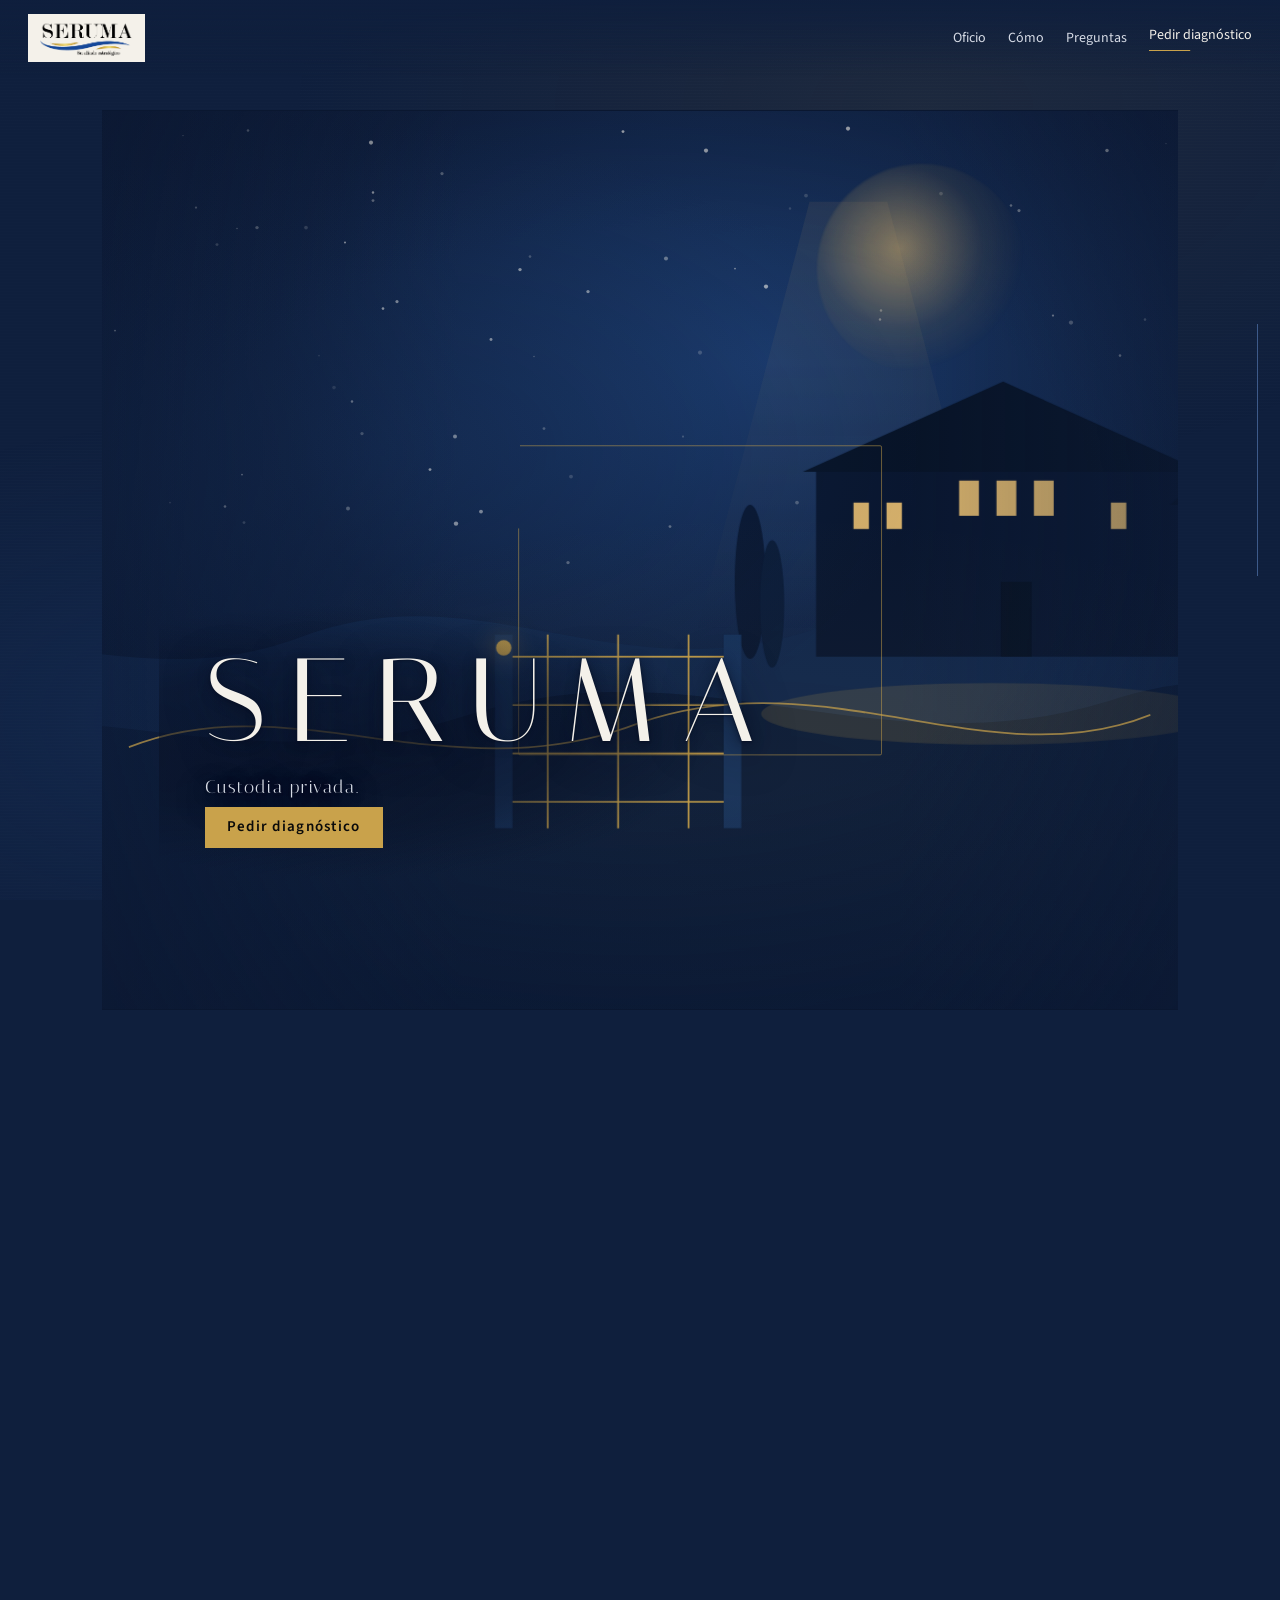
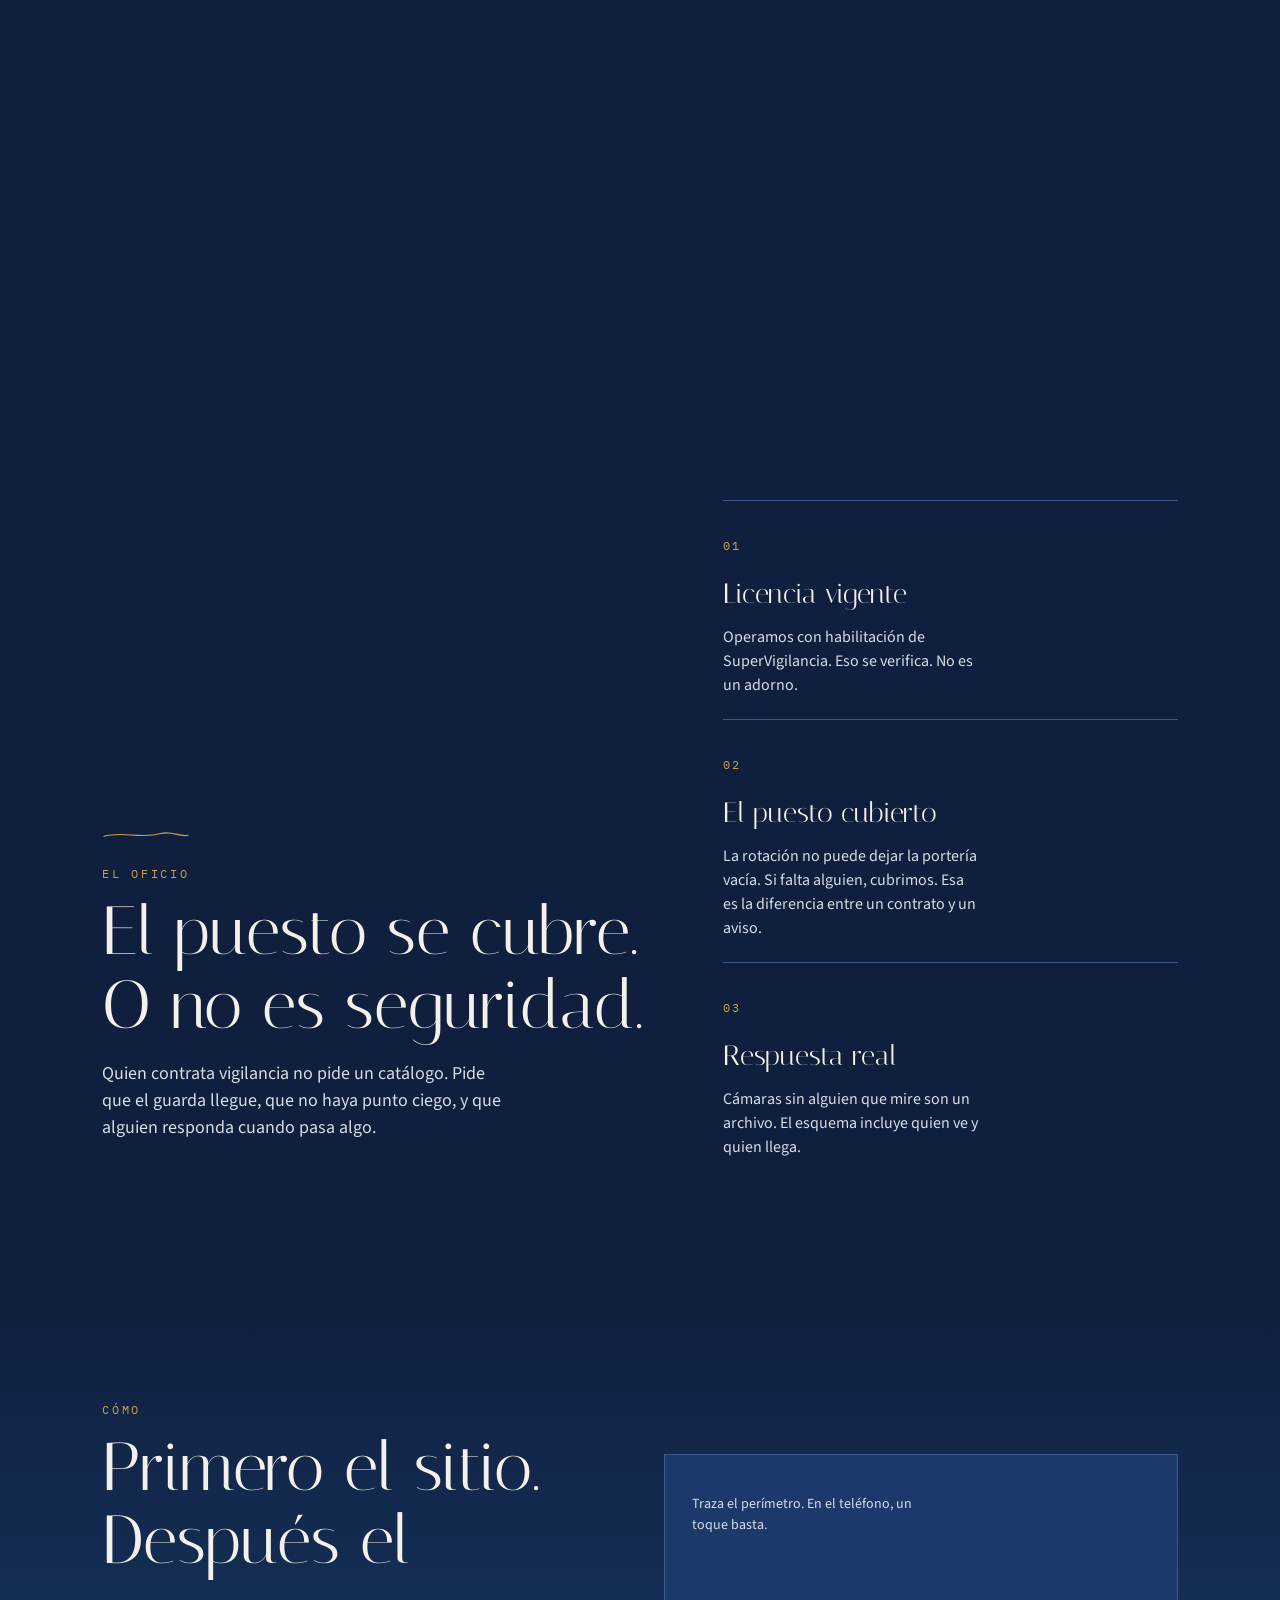
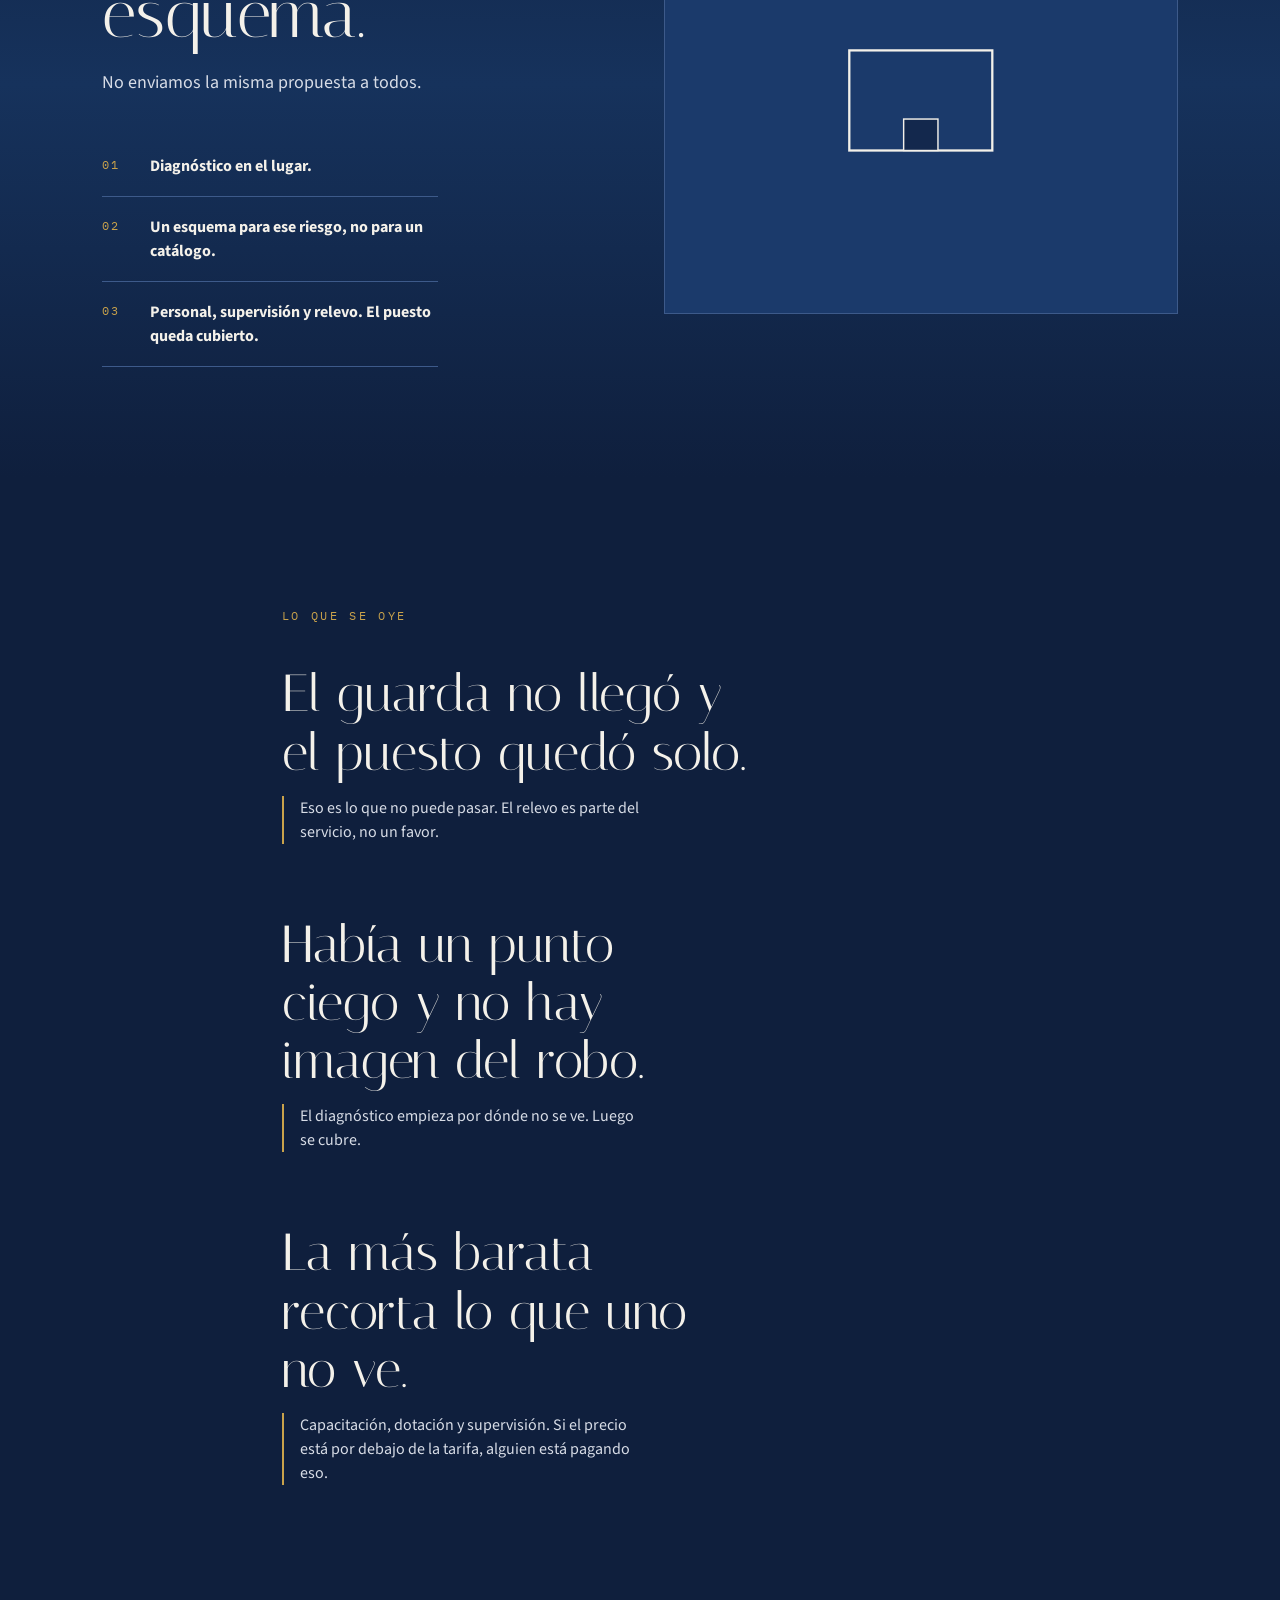
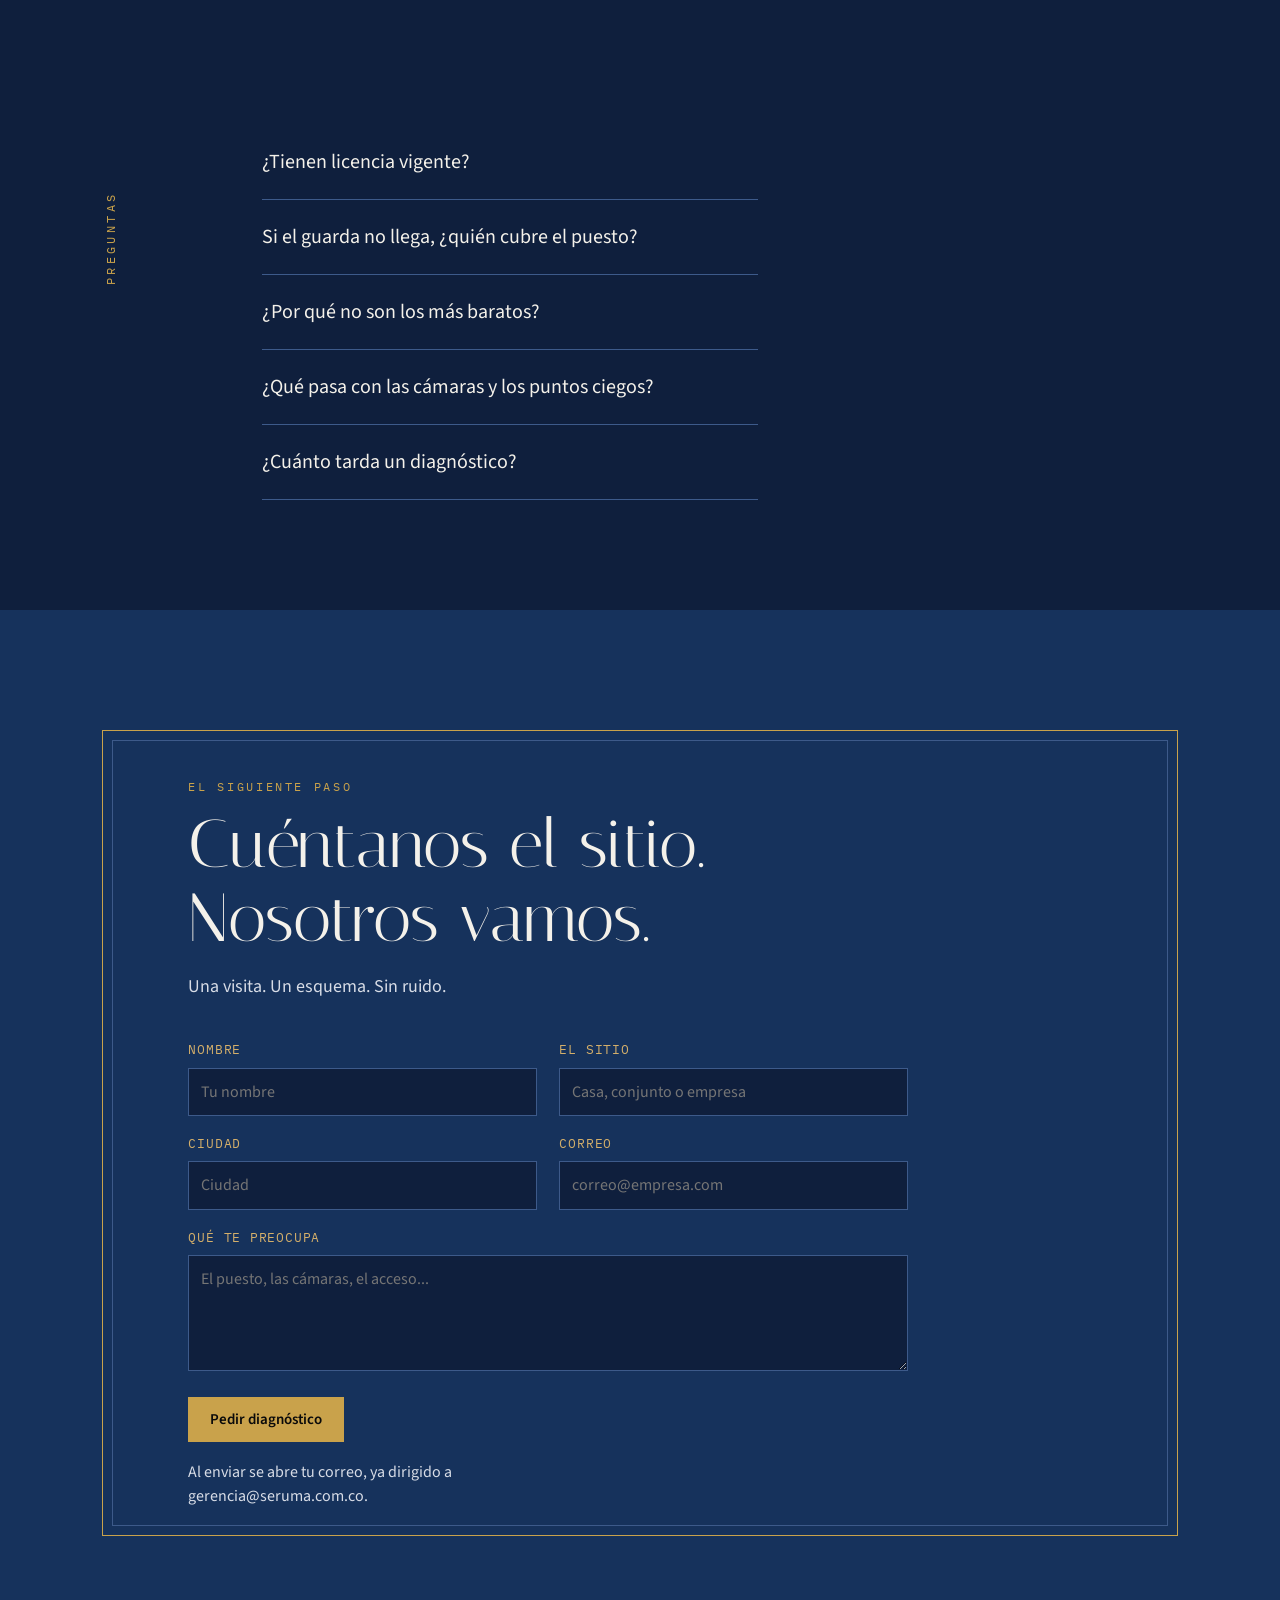
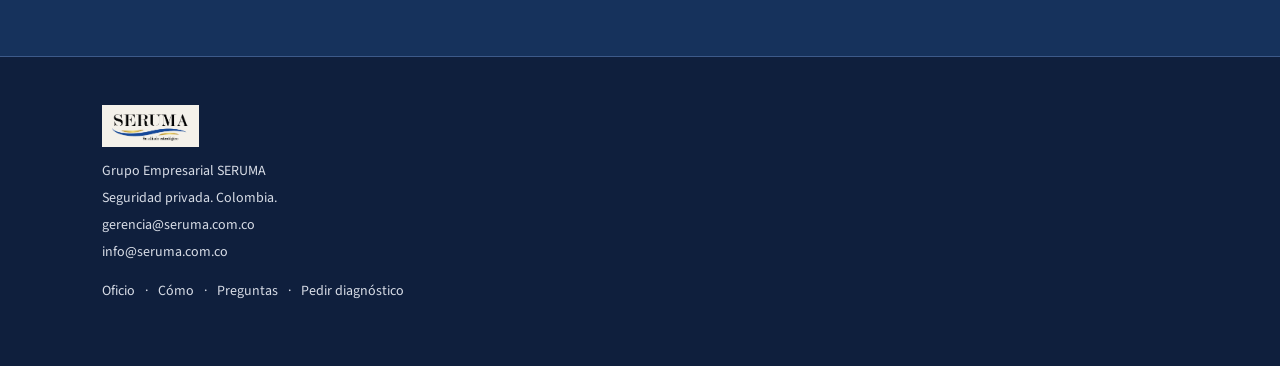
<file: index.html>
<!DOCTYPE html>
<html lang="es">
<head>
  <meta charset="UTF-8">
  <meta name="viewport" content="width=device-width, initial-scale=1">
  <title>SERUMA | Custodia privada</title>
  <meta name="description" content="Custodia privada. El perímetro que no se nota. Diagnóstico en el lugar, esquema para ese riesgo, puesto cubierto.">
  <meta name="theme-color" content="#0F1F3D">
  <!-- DEPLOY STEP: live GitHub Pages URL -->
  <meta property="og:title" content="SERUMA | Custodia privada">
  <meta property="og:description" content="Custodia privada. El perímetro que no se nota.">
  <meta property="og:url" content="https://ticfyf-pixel.github.io/WEB-INMERSI/">
  <meta property="og:image" content="https://ticfyf-pixel.github.io/WEB-INMERSI/assets/img/logo.webp">
  <link rel="preconnect" href="https://fonts.googleapis.com">
  <link rel="preconnect" href="https://fonts.gstatic.com" crossorigin>
  <link href="https://fonts.googleapis.com/css2?family=IBM+Plex+Mono:wght@400&family=Italiana&family=Source+Sans+3:ital,wght@0,400;0,600;1,400&display=swap" rel="stylesheet">
  <link rel="icon" href="data:image/svg+xml,%3Csvg xmlns='http://www.w3.org/2000/svg' viewBox='0 0 32 32'%3E%3Crect width='32' height='32' fill='%230F1F3D'/%3E%3Cpath d='M4 20 C12 14 20 26 28 18' fill='none' stroke='%231B3A6B' stroke-width='3'/%3E%3Cpath d='M4 20 C12 14 20 26 28 18' fill='none' stroke='%23C9A24B' stroke-width='1.2'/%3E%3C/svg%3E">
  <link rel="stylesheet" href="assets/css/site.css?v=pro1">
</head>
<body>
  <a class="skip" href="#main">Saltar al contenido</a>
  <div class="env" aria-hidden="true"></div>
  <div class="dust" aria-hidden="true"></div>
  <div class="rail" aria-hidden="true"><i></i></div>

  <header class="site-header">
    <a class="brand" href="#hero">
      <img src="assets/img/logo.webp" alt="Grupo Empresarial SERUMA" width="160" height="48">
    </a>
    <nav class="nav" aria-label="Principal">
      <a href="#oficio">Oficio</a>
      <a href="#como">Cómo</a>
      <a href="#preguntas">Preguntas</a>
      <a class="nav-cta" href="#diagnostico">Pedir diagnóstico</a>
    </nav>
  </header>

  <section class="hero" id="hero" aria-label="Inicio">
    <div class="stage" id="stage">
      <div class="world" aria-hidden="true">
        <div class="sky"></div>
        <div class="stars" id="stars"></div>
        <div class="moon"></div>
        <div class="shaft"></div>
        <div class="letterbox letterbox-top"></div>
        <div class="letterbox letterbox-bot"></div>
        <svg class="hills" viewBox="0 0 1600 900" preserveAspectRatio="xMidYMid slice">
          <path fill="#12284c" d="M0 520 C180 470 300 560 460 500 C640 430 780 560 980 490 C1180 420 1380 540 1600 480 L1600 900 L0 900 Z"/>
          <path fill="#0c1d3a" d="M0 600 C220 540 400 650 620 580 C860 500 1040 640 1280 560 C1440 510 1540 600 1600 560 L1600 900 L0 900 Z"/>
        </svg>
        <svg class="estate" viewBox="0 0 1600 900" preserveAspectRatio="xMidYMid slice">
          <ellipse class="pool" cx="1140" cy="620" rx="210" ry="28"/>
          <g class="cypress">
            <ellipse cx="920" cy="500" rx="14" ry="70" fill="#0a1832"/>
            <ellipse cx="940" cy="520" rx="11" ry="58" fill="#0b1c38"/>
            <ellipse cx="1338" cy="505" rx="13" ry="66" fill="#0a1832"/>
            <ellipse cx="1360" cy="528" rx="10" ry="52" fill="#0b1c38"/>
          </g>
          <g class="house">
            <rect x="980" y="400" width="340" height="168" fill="#0a1730"/>
            <polygon fill="#081428" points="968,400 1150,318 1332,400"/>
            <rect x="1310" y="430" width="92" height="138" fill="#0a1730"/>
            <polygon fill="#081428" points="1302,430 1356,384 1410,430"/>
            <rect x="1014" y="428" width="14" height="24" class="win"/>
            <rect x="1044" y="428" width="14" height="24" class="win"/>
            <rect x="1110" y="408" width="18" height="32" class="win"/>
            <rect x="1144" y="408" width="18" height="32" class="win"/>
            <rect x="1178" y="408" width="18" height="32" class="win"/>
            <rect x="1248" y="428" width="14" height="24" class="win"/>
            <rect x="1334" y="456" width="14" height="22" class="win"/>
            <rect x="1360" y="456" width="14" height="22" class="win"/>
            <rect x="1148" y="500" width="28" height="68" fill="#071224"/>
          </g>
          <g class="gate">
            <rect x="688" y="548" width="16" height="176" fill="#16325c"/>
            <rect x="896" y="548" width="16" height="176" fill="#16325c"/>
            <path fill="none" stroke="#C9A24B" stroke-width="1.5" d="M704 568 H896 M704 612 H896 M704 656 H896 M704 700 H896 M736 548 V724 M800 548 V724 M864 548 V724"/>
            <circle class="lantern" cx="696" cy="560" r="7"/>
          </g>
        </svg>
        <div class="fog fog-a"></div>
        <div class="fog fog-b"></div>
        <div class="fog fog-c"></div>
        <div class="scrim"></div>
        <svg class="wave" viewBox="0 0 1600 200" preserveAspectRatio="none" aria-hidden="true">
          <path class="wave-line" d="M40 120 C280 40 520 180 800 90 C1080 10 1320 160 1560 80"/>
        </svg>
        <svg class="mark" viewBox="0 0 1600 900" aria-hidden="true">
          <rect class="perim" x="620" y="280" width="540" height="460" rx="2" ry="2"/>
        </svg>
        <p class="cue">Baja</p>
      </div>

      <div class="hero-copy hero-scrub">
        <p class="band band-mist" data-a="0.00" data-b="0.18" data-enter="mist">Nadie tiene que verlo.</p>
        <p class="band band-down" data-a="0.22" data-b="0.42" data-enter="down">El puesto cubierto. Cada noche.</p>
        <p class="band band-line" data-a="0.46" data-b="0.68" data-enter="line">Sin puntos ciegos.</p>
        <div class="band band-settle" data-a="0.74" data-b="1.00" data-enter="settle">
          <p class="settle-name">SERUMA</p>
          <p class="settle-sub">Custodia privada.</p>
          <a class="btn" href="#diagnostico">Pedir diagnóstico</a>
        </div>
      </div>

      <div class="hero-copy hero-static">
        <p class="kicker">Custodia</p>
        <h1>SERUMA</h1>
        <p class="lede">Custodia privada. El perímetro que no se nota.</p>
        <a class="btn" href="#diagnostico">Pedir diagnóstico</a>
      </div>
    </div>
  </section>

  <main id="main" tabindex="-1">
    <section class="oficio" id="oficio">
      <div class="oficio-lead">
        <svg class="tick" viewBox="0 0 120 16" aria-hidden="true">
          <path d="M2 10 C28 2 52 14 80 6 C96 2 108 12 118 8" fill="none"/>
        </svg>
        <p class="kicker">El oficio</p>
        <h2>El puesto se cubre. O no es seguridad.</h2>
        <p class="lede">Quien contrata vigilancia no pide un catálogo. Pide que el guarda llegue, que no haya punto ciego, y que alguien responda cuando pasa algo.</p>
      </div>
      <div class="oficio-grid">
        <article class="rise">
          <span class="mono">01</span>
          <h3>Licencia vigente</h3>
          <p>Operamos con habilitación de SuperVigilancia. Eso se verifica. No es un adorno.</p>
        </article>
        <article class="rise">
          <span class="mono">02</span>
          <h3>El puesto cubierto</h3>
          <p>La rotación no puede dejar la portería vacía. Si falta alguien, cubrimos. Esa es la diferencia entre un contrato y un aviso.</p>
        </article>
        <article class="rise">
          <span class="mono">03</span>
          <h3>Respuesta real</h3>
          <p>Cámaras sin alguien que mire son un archivo. El esquema incluye quien ve y quien llega.</p>
        </article>
      </div>
    </section>

    <section class="como" id="como">
      <div class="como-copy">
        <p class="kicker">Cómo</p>
        <h2>Primero el sitio. Después el esquema.</h2>
        <p class="lede">No enviamos la misma propuesta a todos.</p>
        <ol class="steps">
          <li><strong>Diagnóstico en el lugar.</strong></li>
          <li><strong>Un esquema para ese riesgo, no para un catálogo.</strong></li>
          <li><strong>Personal, supervisión y relevo. El puesto queda cubierto.</strong></li>
        </ol>
      </div>
      <div class="plan-wrap">
        <p class="plan-hint" id="planHint">Traza el perímetro. En el teléfono, un toque basta.</p>
        <svg class="plan" id="plan" viewBox="0 0 320 240" role="img" aria-label="Plano de una casa. Traza el perímetro para cerrarlo.">
          <rect class="plan-house" x="110" y="80" width="100" height="70"/>
          <rect class="plan-door" x="148" y="128" width="24" height="22"/>
          <path id="planPath" class="plan-path" d="M70 50 H250 V190 H70 Z"/>
        </svg>
        <p class="plan-done" id="planDone" hidden>Así se ve un puesto cubierto.</p>
      </div>
    </section>

    <section class="oigo" id="oigo">
      <p class="kicker">Lo que se oye</p>
      <div class="hears">
        <figure>
          <blockquote>El guarda no llegó y el puesto quedó solo.</blockquote>
          <figcaption>Eso es lo que no puede pasar. El relevo es parte del servicio, no un favor.</figcaption>
        </figure>
        <figure>
          <blockquote>Había un punto ciego y no hay imagen del robo.</blockquote>
          <figcaption>El diagnóstico empieza por dónde no se ve. Luego se cubre.</figcaption>
        </figure>
        <figure>
          <blockquote>La más barata recorta lo que uno no ve.</blockquote>
          <figcaption>Capacitación, dotación y supervisión. Si el precio está por debajo de la tarifa, alguien está pagando eso.</figcaption>
        </figure>
      </div>
    </section>

    <section class="faq" id="preguntas">
      <p class="faq-side">Preguntas</p>
      <div class="faq-list">
        <details>
          <summary>¿Tienen licencia vigente?</summary>
          <p>Sí. Pídela. En Colombia, contratar una empresa sin licencia también sanciona a quien contrata.</p>
        </details>
        <details>
          <summary>Si el guarda no llega, ¿quién cubre el puesto?</summary>
          <p>Nosotros. El relevo va en el esquema. Un puesto vacío no es un imprevisto. Es un fallo.</p>
        </details>
        <details>
          <summary>¿Por qué no son los más baratos?</summary>
          <p>Porque la tarifa tiene un piso legal, y lo que está debajo se recorta en capacitación, supervisión o prestaciones. Lo barato en seguridad sale caro.</p>
        </details>
        <details>
          <summary>¿Qué pasa con las cámaras y los puntos ciegos?</summary>
          <p>Un diagnóstico los nombra. Monitoreo sin cobertura real es un archivo que no sirve el día del daño.</p>
        </details>
        <details>
          <summary>¿Cuánto tarda un diagnóstico?</summary>
          <p>Coordinamos una visita. Sales con un esquema para tu sitio, no con un PDF genérico.</p>
        </details>
      </div>
    </section>

    <section class="cta" id="diagnostico">
      <div class="cta-frame">
      <p class="kicker">El siguiente paso</p>
      <h2>Cuéntanos el sitio. Nosotros vamos.</h2>
      <p class="lede">Una visita. Un esquema. Sin ruido.</p>
      <form class="form" id="diagForm" novalidate>
        <label>Nombre
          <input type="text" name="nombre" required placeholder="Tu nombre" autocomplete="name">
        </label>
        <label>El sitio
          <input type="text" name="sitio" required placeholder="Casa, conjunto o empresa">
        </label>
        <label>Ciudad
          <input type="text" name="ciudad" required placeholder="Ciudad" autocomplete="address-level2">
        </label>
        <label>Correo
          <input type="email" name="correo" required placeholder="correo@empresa.com" autocomplete="email">
        </label>
        <label class="full">Qué te preocupa
          <textarea name="nota" rows="4" placeholder="El puesto, las cámaras, el acceso..."></textarea>
        </label>
        <button class="btn" type="submit">Pedir diagnóstico</button>
        <p class="form-help">Al enviar se abre tu correo, ya dirigido a gerencia@seruma.com.co.</p>
        <p class="form-ok" id="formOk" hidden>Listo. Envía el correo que se abrió y te respondemos.</p>
      </form>
      </div>
    </section>
  </main>

  <footer class="site-footer">
    <img src="assets/img/logo.webp" alt="" width="140" height="42">
    <p>Grupo Empresarial SERUMA</p>
    <p>Seguridad privada. Colombia.</p>
    <p><a href="mailto:gerencia@seruma.com.co">gerencia@seruma.com.co</a></p>
    <p><a href="mailto:info@seruma.com.co">info@seruma.com.co</a></p>
    <nav aria-label="Pie">
      <a href="#oficio">Oficio</a>
      <span aria-hidden="true">·</span>
      <a href="#como">Cómo</a>
      <span aria-hidden="true">·</span>
      <a href="#preguntas">Preguntas</a>
      <span aria-hidden="true">·</span>
      <a href="#diagnostico">Pedir diagnóstico</a>
    </nav>
  </footer>

  <script src="assets/js/site.js?v=pro1"></script>
</body>
</html>
</file>
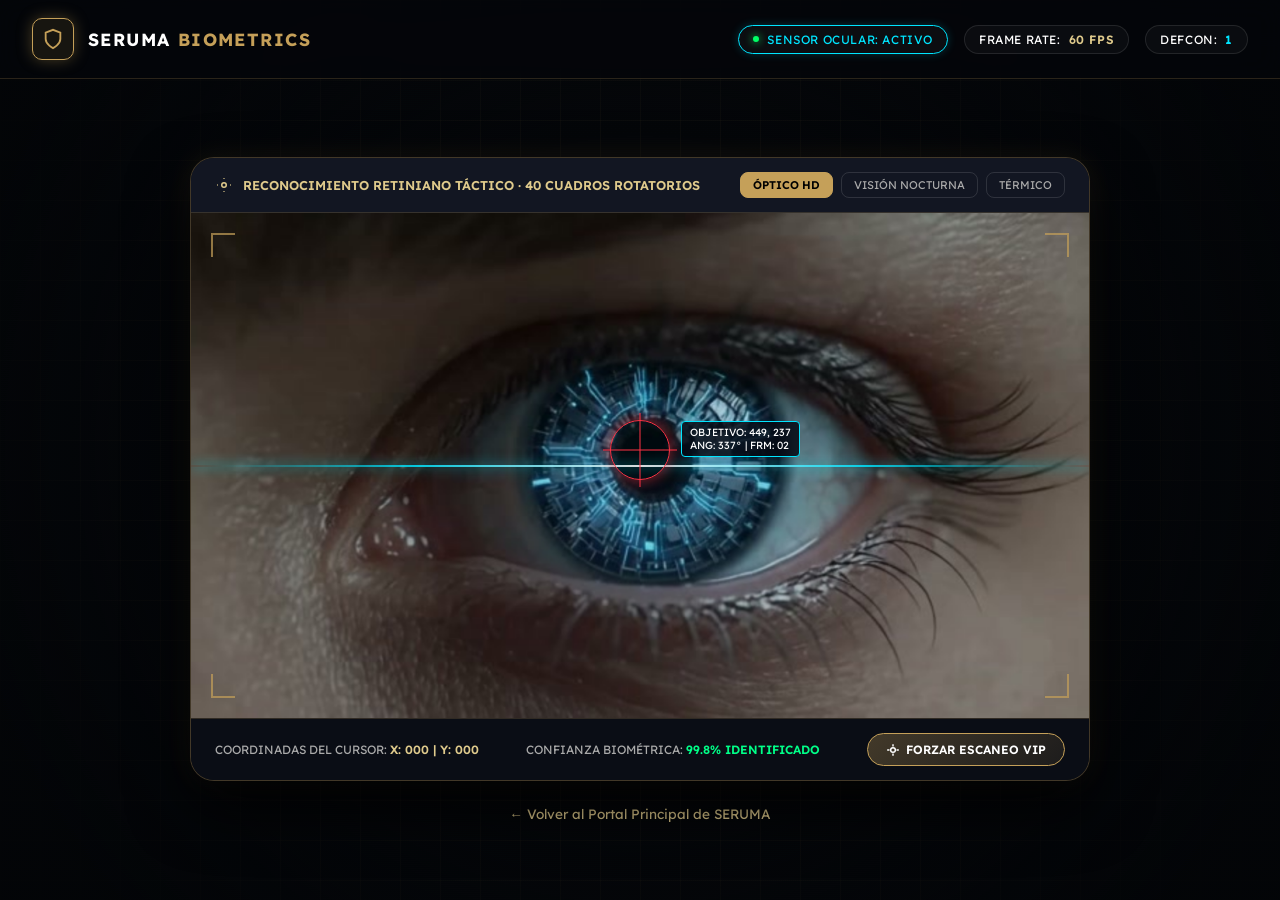
<file: ojo_tactico_interactivo.html>
<!DOCTYPE html>
<html lang="es" class="dark">
<head>
  <meta charset="UTF-8">
  <meta name="viewport" content="width=device-width, initial-scale=1.0">
  <title>SERUMA | Sistema de Vigilancia Biomecatrónica & Ojo Táctico IA</title>
  <link rel="preconnect" href="https://fonts.googleapis.com">
  <link rel="preconnect" href="https://fonts.gstatic.com" crossorigin>
  <link href="https://fonts.googleapis.com/css2?family=Lexend:wght@300;400;600;700;900&family=Work+Sans:wght@300;400;600&display=swap" rel="stylesheet">
  <style>
    :root {
      --gold-primary: #c5a059;
      --gold-light: #dfca8c;
      --gold-glow: rgba(197, 160, 89, 0.35);
      --cyan-tech: #00e5ff;
      --cyan-glow: rgba(0, 229, 255, 0.4);
      --bg-dark: #05070a;
      --bg-panel: rgba(10, 14, 22, 0.85);
      --font-display: 'Lexend', sans-serif;
      --font-body: 'Work Sans', sans-serif;
    }

    * { margin: 0; padding: 0; box-sizing: border-box; }
    body {
      background: var(--bg-dark);
      color: #fff;
      font-family: var(--font-body);
      min-height: 100vh;
      overflow-x: hidden;
      display: flex;
      flex-direction: column;
      user-select: none;
    }

    /* Ambient HUD Grid Background */
    .bg-grid {
      position: fixed;
      inset: 0;
      background-image: 
        linear-gradient(rgba(197, 160, 89, 0.04) 1px, transparent 1px),
        linear-gradient(90deg, rgba(197, 160, 89, 0.04) 1px, transparent 1px);
      background-size: 40px 40px;
      pointer-events: none;
      z-index: 0;
    }

    .bg-vignette {
      position: fixed;
      inset: 0;
      background: radial-gradient(circle at center, transparent 40%, rgba(3, 5, 8, 0.95) 90%);
      pointer-events: none;
      z-index: 1;
    }

    /* Scanline effect */
    .scanlines {
      position: fixed;
      inset: 0;
      background: repeating-linear-gradient(0deg, rgba(0, 0, 0, 0.15), rgba(0, 0, 0, 0.15) 1px, transparent 1px, transparent 2px);
      pointer-events: none;
      z-index: 2;
      opacity: 0.6;
    }

    /* Header Telemetry */
    header {
      position: relative;
      z-index: 10;
      display: flex;
      justify-content: space-between;
      align-items: center;
      padding: 18px 32px;
      border-bottom: 1px solid rgba(197, 160, 89, 0.2);
      backdrop-filter: blur(12px);
      background: rgba(5, 7, 10, 0.7);
    }

    .brand-box {
      display: flex;
      align-items: center;
      gap: 14px;
    }

    .brand-logo-glow {
      width: 42px;
      height: 42px;
      border-radius: 10px;
      border: 1px solid var(--gold-primary);
      display: grid;
      place-items: center;
      box-shadow: 0 0 15px var(--gold-glow);
      background: rgba(197, 160, 89, 0.1);
    }

    .brand-title {
      font-family: var(--font-display);
      font-size: 1.1rem;
      font-weight: 700;
      letter-spacing: 0.08em;
      color: #fff;
    }
    .brand-title span { color: var(--gold-primary); }

    .telemetry-pills {
      display: flex;
      align-items: center;
      gap: 16px;
      font-family: var(--font-display);
      font-size: 0.75rem;
      letter-spacing: 0.05em;
    }

    .pill {
      padding: 6px 14px;
      border-radius: 20px;
      border: 1px solid rgba(255, 255, 255, 0.1);
      background: rgba(255, 255, 255, 0.03);
      display: flex;
      align-items: center;
      gap: 8px;
    }

    .pill.active {
      border-color: var(--cyan-tech);
      color: var(--cyan-tech);
      box-shadow: 0 0 10px rgba(0, 229, 255, 0.2);
    }

    .blink-dot {
      width: 6px;
      height: 6px;
      border-radius: 50%;
      background: #00ff66;
      box-shadow: 0 0 8px #00ff66;
      animation: blink 1.2s infinite ease-in-out;
    }
    @keyframes blink { 0%, 100% { opacity: 1; } 50% { opacity: 0.2; } }

    /* Main Container */
    main {
      position: relative;
      z-index: 5;
      flex: 1;
      display: flex;
      flex-direction: column;
      align-items: center;
      justify-content: center;
      padding: 40px 20px;
    }

    .scanner-hud-container {
      position: relative;
      width: 100%;
      max-width: 900px;
      background: var(--bg-panel);
      border: 1px solid rgba(197, 160, 89, 0.3);
      border-radius: 24px;
      overflow: hidden;
      box-shadow: 0 25px 60px rgba(0,0,0,0.85), 0 0 30px rgba(197, 160, 89, 0.1);
      backdrop-filter: blur(20px);
      transition: transform 0.2s cubic-bezier(0.16, 1, 0.3, 1), box-shadow 0.3s;
    }

    .scanner-header {
      display: flex;
      justify-content: space-between;
      align-items: center;
      padding: 14px 24px;
      background: rgba(20, 26, 38, 0.8);
      border-bottom: 1px solid rgba(197, 160, 89, 0.2);
      font-family: var(--font-display);
      font-size: 0.8rem;
    }

    .scanner-title {
      display: flex;
      align-items: center;
      gap: 10px;
      color: var(--gold-light);
      font-weight: 600;
    }

    .scanner-mode-btns {
      display: flex;
      gap: 8px;
    }

    .mode-btn {
      padding: 5px 12px;
      border-radius: 8px;
      border: 1px solid rgba(255, 255, 255, 0.12);
      background: transparent;
      color: #aaa;
      font-family: var(--font-display);
      font-size: 0.7rem;
      cursor: pointer;
      transition: all 0.2s;
    }
    .mode-btn:hover, .mode-btn.active {
      background: var(--gold-primary);
      color: #000;
      border-color: var(--gold-primary);
      font-weight: 600;
    }

    /* Eye Canvas Wrapper */
    .eye-viewport {
      position: relative;
      width: 100%;
      aspect-ratio: 16 / 9;
      background: #020305;
      overflow: hidden;
      display: flex;
      align-items: center;
      justify-content: center;
      cursor: crosshair;
    }

    #eyeCanvas {
      width: 100%;
      height: 100%;
      object-fit: cover;
      display: block;
      transition: filter 0.3s;
    }

    /* Thermal / Night Vision Filters */
    .viewport-night #eyeCanvas {
      filter: brightness(1.2) contrast(1.4) hue-rotate(85deg) saturate(2);
    }
    .viewport-thermal #eyeCanvas {
      filter: invert(0.9) hue-rotate(200deg) saturate(3) contrast(1.6);
    }

    /* Futuristic Reticle Overlay */
    .hud-reticle-layer {
      position: absolute;
      inset: 0;
      pointer-events: none;
      z-index: 10;
    }

    .corner-bracket {
      position: absolute;
      width: 24px;
      height: 24px;
      border-color: var(--gold-primary);
      border-style: solid;
      opacity: 0.7;
    }
    .top-left { top: 20px; left: 20px; border-width: 2px 0 0 2px; }
    .top-right { top: 20px; right: 20px; border-width: 2px 2px 0 0; }
    .bottom-left { bottom: 20px; left: 20px; border-width: 0 0 2px 2px; }
    .bottom-right { bottom: 20px; right: 20px; border-width: 0 2px 2px 0; }

    /* Laser Sweep Line */
    .laser-sweep {
      position: absolute;
      left: 0;
      right: 0;
      height: 2px;
      background: linear-gradient(90deg, transparent, var(--cyan-tech), #fff, var(--cyan-tech), transparent);
      box-shadow: 0 0 12px var(--cyan-tech);
      animation: laserSweep 3.5s ease-in-out infinite alternate;
      z-index: 12;
      opacity: 0.85;
    }
    @keyframes laserSweep {
      0% { top: 8%; opacity: 0.3; }
      50% { opacity: 0.9; }
      100% { top: 92%; opacity: 0.3; }
    }

    /* Target Crosshair following mouse */
    .crosshair-target {
      position: absolute;
      width: 60px;
      height: 60px;
      border: 1px dashed var(--cyan-tech);
      border-radius: 50%;
      transform: translate(-50%, -50%);
      pointer-events: none;
      z-index: 15;
      transition: width 0.2s, height 0.2s, border-color 0.2s;
      box-shadow: 0 0 10px var(--cyan-glow);
    }
    .crosshair-target::before, .crosshair-target::after {
      content: '';
      position: absolute;
      background: var(--cyan-tech);
    }
    .crosshair-target::before {
      top: 50%; left: -8px; right: -8px; height: 1px; transform: translateY(-50%);
    }
    .crosshair-target::after {
      left: 50%; top: -8px; bottom: -8px; width: 1px; transform: translateX(-50%);
    }

    .crosshair-target.locked {
      border-color: #ff3344;
      box-shadow: 0 0 16px rgba(255, 51, 68, 0.6);
      border-style: solid;
    }
    .crosshair-target.locked::before, .crosshair-target.locked::after {
      background: #ff3344;
    }

    /* Target Data Tag */
    .target-tag {
      position: absolute;
      left: 70px;
      top: 0;
      white-space: nowrap;
      font-family: var(--font-display);
      font-size: 0.65rem;
      background: rgba(5, 10, 20, 0.85);
      border: 1px solid var(--cyan-tech);
      padding: 4px 8px;
      border-radius: 4px;
      color: #fff;
    }

    /* Live Telemetry Footer */
    .scanner-footer {
      display: flex;
      justify-content: space-between;
      align-items: center;
      padding: 14px 24px;
      background: rgba(10, 14, 22, 0.9);
      border-top: 1px solid rgba(197, 160, 89, 0.2);
      font-family: var(--font-display);
      font-size: 0.75rem;
      color: #aaa;
    }

    .telemetry-val {
      color: var(--gold-light);
      font-weight: 600;
    }

    .btn-scan {
      padding: 8px 18px;
      border-radius: 20px;
      border: 1px solid var(--gold-primary);
      background: linear-gradient(135deg, rgba(197,160,89,0.3), rgba(197,160,89,0.1));
      color: #fff;
      font-family: var(--font-display);
      font-size: 0.75rem;
      font-weight: 600;
      cursor: pointer;
      display: flex;
      align-items: center;
      gap: 6px;
      transition: all 0.25s;
    }
    .btn-scan:hover {
      background: var(--gold-primary);
      color: #000;
      box-shadow: 0 0 20px var(--gold-glow);
      transform: translateY(-1px);
    }

    /* Flash Scan Overlay */
    .scan-flash {
      position: absolute;
      inset: 0;
      background: rgba(255, 255, 255, 0.4);
      opacity: 0;
      pointer-events: none;
      z-index: 30;
      transition: opacity 0.4s;
    }
    .scan-flash.active {
      opacity: 1;
      background: radial-gradient(circle at center, rgba(0, 229, 255, 0.6), transparent 70%);
    }

    /* Back Link to Home */
    .back-nav {
      margin-top: 24px;
      font-family: var(--font-display);
      font-size: 0.85rem;
    }
    .back-nav a {
      color: var(--gold-light);
      text-decoration: none;
      display: inline-flex;
      align-items: center;
      gap: 8px;
      transition: color 0.2s;
    }
    .back-nav a:hover {
      color: #fff;
    }
  </style>
</head>
<body>
  <div class="bg-grid"></div>
  <div class="bg-vignette"></div>
  <div class="scanlines"></div>

  <!-- Header -->
  <header>
    <div class="brand-box">
      <div class="brand-logo-glow">
        <svg width="22" height="22" viewBox="0 0 24 24" fill="none" stroke="var(--gold-primary)" stroke-width="2">
          <path d="M12 22s8-4 8-10V5l-8-3-8 3v7c0 6 8 10 8 10z"/>
        </svg>
      </div>
      <div class="brand-title">SERUMA <span>BIOMETRICS</span></div>
    </div>

    <div class="telemetry-pills">
      <div class="pill active"><span class="blink-dot"></span> SENSOR OCULAR: ACTIVO</div>
      <div class="pill">FRAME RATE: <span class="telemetry-val" id="fpsVal">60 FPS</span></div>
      <div class="pill">DEFCON: <span class="telemetry-val" style="color:#00e5ff">1</span></div>
    </div>
  </header>

  <!-- Main Showcase -->
  <main>
    <div class="scanner-hud-container" id="scannerCard">
      <!-- Scanner Bar -->
      <div class="scanner-header">
        <div class="scanner-title">
          <svg width="18" height="18" viewBox="0 0 24 24" fill="none" stroke="currentColor" stroke-width="2">
            <circle cx="12" cy="12" r="3"/>
            <path d="M3 12h1m16 0h1M12 3v1m0 16v1"/>
          </svg>
          RECONOCIMIENTO RETINIANO TÁCTICO · 40 CUADROS ROTATORIOS
        </div>
        <div class="scanner-mode-btns">
          <button class="mode-btn active" data-mode="normal">ÓPTICO HD</button>
          <button class="mode-btn" data-mode="night">VISIÓN NOCTURNA</button>
          <button class="mode-btn" data-mode="thermal">TÉRMICO</button>
        </div>
      </div>

      <!-- Eye Viewport -->
      <div class="eye-viewport" id="eyeViewport">
        <canvas id="eyeCanvas" width="1280" height="720"></canvas>

        <!-- Laser Line -->
        <div class="laser-sweep"></div>

        <!-- Corner Brackets -->
        <div class="corner-bracket top-left"></div>
        <div class="corner-bracket top-right"></div>
        <div class="corner-bracket bottom-left"></div>
        <div class="corner-bracket bottom-right"></div>

        <!-- Crosshair Cursor Tracker -->
        <div class="crosshair-target" id="crosshair">
          <div class="target-tag" id="targetTag">
            <div>OBJETIVO: <span id="tagCoords">0, 0</span></div>
            <div>ANG: <span id="tagAngle">0°</span> | FRM: <span id="tagFrame">01</span></div>
          </div>
        </div>

        <!-- Flash Effect -->
        <div class="scan-flash" id="scanFlash"></div>
      </div>

      <!-- Footer Telemetry -->
      <div class="scanner-footer">
        <div>COORDINADAS DEL CURSOR: <span class="telemetry-val" id="cursorPos">X: 000 | Y: 000</span></div>
        <div>CONFIANZA BIOMÉTRICA: <span class="telemetry-val" style="color:#00ff88;">99.8% IDENTIFICADO</span></div>
        <button class="btn-scan" id="btnScan">
          <svg width="14" height="14" viewBox="0 0 24 24" fill="none" stroke="currentColor" stroke-width="2.5">
            <path d="M12 2v4m0 12v4M2 12h4m12 0h4"/>
            <circle cx="12" cy="12" r="4"/>
          </svg>
          FORZAR ESCANEO VIP
        </button>
      </div>
    </div>

    <div class="back-nav">
      <a href="index.html">← Volver al Portal Principal de SERUMA</a>
    </div>
  </main>

  <script>
    (function(){
      // Preload 40 Frames
      const TOTAL_FRAMES = 40;
      const images = [];
      let loadedCount = 0;
      const canvas = document.getElementById('eyeCanvas');
      const ctx = canvas.getContext('2d');
      const eyeViewport = document.getElementById('eyeViewport');
      const scannerCard = document.getElementById('scannerCard');
      const crosshair = document.getElementById('crosshair');
      const cursorPosEl = document.getElementById('cursorPos');
      const tagCoords = document.getElementById('tagCoords');
      const tagAngle = document.getElementById('tagAngle');
      const tagFrame = document.getElementById('tagFrame');
      const scanFlash = document.getElementById('scanFlash');
      const btnScan = document.getElementById('btnScan');

      let currentFrame = 5; // Center/rest frame
      let targetFrame = 5;
      let mouseX = window.innerWidth / 2;
      let mouseY = window.innerHeight / 2;
      let smoothMouseX = mouseX;
      let smoothMouseY = mouseY;

      // Web Audio API for tactical clicks
      let audioCtx = null;
      function playTacticalSound(freq, duration, type='sine') {
        try {
          if (!audioCtx) audioCtx = new (window.AudioContext || window.webkitAudioContext)();
          if (audioCtx.state === 'suspended') audioCtx.resume();
          const osc = audioCtx.createOscillator();
          const gain = audioCtx.createGain();
          osc.type = type;
          osc.frequency.setValueAtTime(freq, audioCtx.currentTime);
          osc.connect(gain);
          gain.connect(audioCtx.destination);
          gain.gain.setValueAtTime(0.04, audioCtx.currentTime);
          gain.gain.exponentialRampToValueAtTime(0.001, audioCtx.currentTime + duration);
          osc.start();
          osc.stop(audioCtx.currentTime + duration);
        } catch(e){}
      }

      // Preload loop
      for (let i = 1; i <= TOTAL_FRAMES; i++) {
        const img = new Image();
        const numStr = String(i).padStart(3, '0');
        img.src = `EYE_FRAMES/ezgif-frame-${numStr}.jpg`;
        img.onload = () => {
          loadedCount++;
          if (loadedCount === 1) {
            // Draw first frame immediately
            ctx.drawImage(img, 0, 0, canvas.width, canvas.height);
          }
        };
        images.push(img);
      }

      // Global Mouse Tracker
      window.addEventListener('mousemove', (e) => {
        mouseX = e.clientX;
        mouseY = e.clientY;
        cursorPosEl.textContent = `X: ${Math.round(mouseX)} | Y: ${Math.round(mouseY)}`;
      });

      // Render Loop
      function render() {
        // Smooth cursor interpolation
        smoothMouseX += (mouseX - smoothMouseX) * 0.12;
        smoothMouseY += (mouseY - smoothMouseY) * 0.12;

        const rect = eyeViewport.getBoundingClientRect();
        const eyeCenterX = rect.left + rect.width * 0.46; // Pupil is slightly left of optical center
        const eyeCenterY = rect.top + rect.height * 0.50;

        const dx = smoothMouseX - eyeCenterX;
        const dy = smoothMouseY - eyeCenterY;

        // Angle in degrees [0, 360)
        let deg = Math.atan2(dy, dx) * (180 / Math.PI);
        if (deg < 0) deg += 360;

        // Frame 5 corresponds to 0 degrees (3 o'clock / right)
        // Rotate 40 frames across 360 degrees
        let frameCalc = Math.round(5 + (deg / 360) * TOTAL_FRAMES);
        while (frameCalc > TOTAL_FRAMES) frameCalc -= TOTAL_FRAMES;
        while (frameCalc < 1) frameCalc += TOTAL_FRAMES;

        targetFrame = frameCalc;

        // Draw Eye Frame
        const img = images[targetFrame - 1];
        if (img && img.complete) {
          ctx.drawImage(img, 0, 0, canvas.width, canvas.height);
        }

        // Parallax 3D Card Tilt
        const normX = (smoothMouseX / window.innerWidth) - 0.5;
        const normY = (smoothMouseY / window.innerHeight) - 0.5;
        scannerCard.style.transform = `perspective(1000px) rotateY(${normX * 12}deg) rotateX(${-normY * 8}deg)`;

        // Crosshair positioning inside viewport
        const relX = smoothMouseX - rect.left;
        const relY = smoothMouseY - rect.top;
        if (relX >= -50 && relX <= rect.width + 50 && relY >= -50 && relY <= rect.height + 50) {
          crosshair.style.opacity = '1';
          crosshair.style.left = `${Math.max(20, Math.min(rect.width - 20, relX))}px`;
          crosshair.style.top = `${Math.max(20, Math.min(rect.height - 20, relY))}px`;
          tagCoords.textContent = `${Math.round(relX)}, ${Math.round(relY)}`;
          tagAngle.textContent = `${Math.round(deg)}°`;
          tagFrame.textContent = String(targetFrame).padStart(2, '0');

          const distToEye = Math.hypot(relX - rect.width * 0.46, relY - rect.height * 0.50);
          if (distToEye < 80) {
            crosshair.classList.add('locked');
          } else {
            crosshair.classList.remove('locked');
          }
        } else {
          crosshair.style.opacity = '0.4';
        }

        requestAnimationFrame(render);
      }
      requestAnimationFrame(render);

      // Vision Mode Toggles
      document.querySelectorAll('.mode-btn').forEach(btn => {
        btn.addEventListener('click', () => {
          document.querySelectorAll('.mode-btn').forEach(b => b.classList.remove('active'));
          btn.classList.add('active');
          const mode = btn.dataset.mode;
          eyeViewport.className = 'eye-viewport';
          if (mode === 'night') eyeViewport.classList.add('viewport-night');
          if (mode === 'thermal') eyeViewport.classList.add('viewport-thermal');
          playTacticalSound(750, 0.08, 'triangle');
        });
      });

      // Interactive Scan Button
      function triggerScan() {
        playTacticalSound(900, 0.25, 'sawtooth');
        scanFlash.classList.add('active');
        setTimeout(() => {
          scanFlash.classList.remove('active');
          playTacticalSound(440, 0.4, 'sine');
        }, 350);
      }
      btnScan.addEventListener('click', triggerScan);
      eyeViewport.addEventListener('click', triggerScan);
    })();
  </script>
</body>
</html>
</file>
<file: assets/css/site.css>
:root{
  --navy:#1B3A6B;
  --navy-deep:#0F1F3D;
  --gold:#C9A24B;
  --gold-soft:#D4AF6A;
  --paper:#F4F1EA;
  --ink:#0A0A0A;
  --canvas:#0F1F3D;
  --panel:#1B3A6B;
  --accent:#C9A24B;
  --accent-hover:#D4AF6A;
  --accent-muted:#C9A24B33;
  --text-secondary:#D7DCE6;
  --text-primary:#F4F1EA;
  --ease:cubic-bezier(.22,1,.36,1);
  --ease-out:cubic-bezier(.16,1,.3,1);
  --tshadow:0 1px 2px rgba(8,16,36,.95),0 3px 12px rgba(8,16,36,.78),0 10px 44px rgba(8,16,36,.8);
  --display:"Italiana",serif;
  --body:"Source Sans 3",sans-serif;
  --mono:"IBM Plex Mono",monospace;
}
*,*::before,*::after{box-sizing:border-box}
html{overflow-x:hidden;overflow-x:clip;scroll-behavior:smooth}
body{overflow-x:hidden;overflow-x:clip;margin:0;background:var(--canvas);color:var(--text-primary);font-family:var(--body);font-weight:400;line-height:1.5;opacity:0;animation:pagein .9s var(--ease) forwards}
body.paused *,body.paused *::before,body.paused *::after{animation-play-state:paused!important}
@keyframes pagein{to{opacity:1}}
.skip{position:absolute;left:12px;top:12px;z-index:80;padding:10px 14px;background:var(--paper);color:var(--ink);transform:translateY(-140%);transition:transform .3s var(--ease)}
.skip:focus{transform:none}
.env{position:fixed;inset:0;pointer-events:none;z-index:0;background:
  radial-gradient(1100px 640px at 72% 12%,rgba(201,162,75,.08),transparent 58%),
  radial-gradient(900px 500px at 18% 80%,rgba(27,58,107,.35),transparent 60%),
  repeating-linear-gradient(0deg,transparent,transparent 2px,rgba(244,241,234,.02) 3px);
  animation:grain 64s linear infinite;animation-delay:-18s}
.dust{position:fixed;inset:0;pointer-events:none;z-index:0;background-image:
  radial-gradient(2px 2px at 18% 22%,rgba(212,175,106,.35),transparent),
  radial-gradient(1.5px 1.5px at 72% 38%,rgba(201,162,75,.3),transparent),
  radial-gradient(1px 1px at 40% 70%,rgba(244,241,234,.2),transparent),
  radial-gradient(1.5px 1.5px at 86% 78%,rgba(212,175,106,.25),transparent);
  animation:grain 80s linear infinite;animation-delay:-30s}
@keyframes grain{to{background-position:0 220px, 80px 40px, -40px 120px, 20px -80px}}
.site-header,.hero,.site-footer,main{position:relative;z-index:1}
.site-header{position:fixed;top:0;left:0;right:0;z-index:40;display:flex;align-items:center;justify-content:space-between;gap:16px;padding:14px 28px;background:linear-gradient(to bottom,rgba(15,31,61,.92),rgba(15,31,61,0))}
.brand{display:flex;align-items:center;text-decoration:none}
.brand img{height:48px;width:auto;background:var(--paper);padding:6px 12px;object-fit:contain}
.nav{display:flex;align-items:center;gap:22px}
.nav a{color:var(--text-secondary);text-decoration:none;font-size:14px;transition:color .35s var(--ease)}
.nav a:hover,.nav a:focus-visible{color:var(--gold-soft)}
.nav-cta{color:var(--paper)!important}
.nav-cta::after{content:"";display:block;height:1px;margin-top:4px;background:var(--gold);transform:scaleX(.4);transform-origin:left;transition:transform .4s var(--ease)}
.nav-cta:hover::after,.nav-cta:focus-visible::after{transform:scaleX(1)}
.hero{height:400vh}
.stage{position:sticky;top:0;height:100vh;overflow:hidden;--p:0;--lights:0;--gate:0;--lantern:0}
.world,.hero-copy{position:absolute;inset:0}
.sky{position:absolute;inset:0;background:radial-gradient(ellipse 80% 70% at 62% 28%,#1B3A6B 0%,#0F1F3D 58%,#0a1730 100%)}
.stars{position:absolute;inset:0;transform:translate3d(0,calc(var(--p) * -40px),0)}
.star{position:absolute;width:2px;height:2px;border-radius:50%;background:#F4F1EA;opacity:.35}
.moon{position:absolute;width:210px;height:210px;right:14%;top:6%;border-radius:50%;background:radial-gradient(circle at 40% 40%,rgba(212,175,106,.62),rgba(201,162,75,.12) 46%,transparent 70%);filter:blur(1px);opacity:.95}
.shaft{position:absolute;right:8%;top:8%;width:38vw;height:70vh;background:linear-gradient(180deg,rgba(212,175,106,.18),rgba(212,175,106,0) 70%);clip-path:polygon(42% 0,58% 0,92% 100%,8% 100%);opacity:calc(.12 + .38 * var(--lights));transform:translate3d(0,calc(var(--p) * 20px),0)}
.letterbox{position:absolute;left:0;right:0;height:calc(7vh * (1 - var(--p)));background:#0a1730;z-index:3;pointer-events:none}
.letterbox-top{top:0}
.letterbox-bot{bottom:0}
.hills{position:absolute;inset:0;width:100%;height:100%;transform:translate3d(0,calc(var(--p) * 28px),0)}
.cue{position:absolute;left:8vw;bottom:7vh;margin:0;z-index:4;font-family:var(--mono);font-size:11px;letter-spacing:.28em;text-transform:uppercase;color:var(--gold);opacity:calc(1 - var(--p) * 5)}
.cue::after{content:"";display:block;width:1px;height:28px;margin:8px auto 0;background:var(--gold);transform-origin:top;animation:cue 2.4s var(--ease) infinite;animation-delay:-.6s}
@keyframes cue{0%,100%{transform:scaleY(.3);opacity:.2}50%{transform:scaleY(1);opacity:1}}
.rail{position:fixed;right:22px;top:50%;z-index:35;width:1px;height:28vh;background:#3d5a8a;transform:translateY(-50%)}
.rail i{display:block;height:100%;background:var(--gold);transform:scaleY(var(--page,0));transform-origin:top}
.pool{fill:rgba(201,162,75,.16);opacity:calc(.2 + .8 * var(--lights))}
.estate{position:absolute;inset:0;width:100%;height:100%;transform:scale(calc(.92 + .18 * var(--gate))) translate3d(0,calc(18px - 40px * var(--gate)),0);transform-origin:70% 60%}
.house{opacity:calc(.18 + .82 * var(--lights))}
.gate{opacity:calc(.12 + .88 * var(--gate))}
.house .win{fill:var(--gold-soft);opacity:calc(.12 + .88 * var(--lights))}
.lantern{fill:var(--gold);opacity:var(--lantern);filter:drop-shadow(0 0 12px rgba(201,162,75,.8))}
.fog{position:absolute;inset:-10%;pointer-events:none}
.fog-a{background:radial-gradient(ellipse 70% 50% at 30% 40%,rgba(27,58,107,.45),transparent 60%);opacity:calc(.9 - .4 * var(--p));animation:drift 60s linear infinite;animation-delay:-22s}
.fog-b{background:radial-gradient(ellipse 80% 40% at 60% 70%,rgba(201,162,75,.08),transparent 62%);opacity:calc(.65 - .15 * var(--p));animation:drift 72s linear infinite reverse;animation-delay:-8s}
.fog-c{background:linear-gradient(90deg,rgba(15,31,61,.7),transparent 36%,transparent 70%,rgba(15,31,61,.5));opacity:.92}
@keyframes drift{from{transform:translate3d(-3%,0,0)}to{transform:translate3d(3%,0,0)}}
.scrim{position:absolute;inset:0;pointer-events:none;background:radial-gradient(ellipse 120% 90% at 50% 45%,rgba(10,18,40,0) 35%,rgba(10,18,40,.66) 100%)}
.wave{position:absolute;left:0;right:0;bottom:22%;height:18vh;width:100%;pointer-events:none;opacity:.7}
.wave-line{fill:none;stroke:var(--gold);stroke-width:2.2;stroke-dasharray:1800;stroke-dashoffset:calc(1800 * (1 - var(--p)))}
.mark{position:absolute;inset:0;width:100%;height:100%;pointer-events:none}
.perim{fill:none;stroke:var(--gold);stroke-width:1.4;stroke-dasharray:1900;stroke-dashoffset:calc(1900 * (1 - var(--p)));opacity:.55}
.hero-copy{display:flex;flex-direction:column;justify-content:flex-end;padding:0 8vw 12vh;pointer-events:none;max-width:46ch}
.hero-copy .btn{pointer-events:auto}
.band{position:absolute;left:8vw;bottom:18vh;margin:0;max-width:28ch;opacity:0;color:var(--paper);font-family:var(--display);font-size:clamp(32px,5vw,64px);line-height:1.12;letter-spacing:.02em;text-shadow:var(--tshadow);--k:0}
.band::before{content:"";position:absolute;inset:-18% -8%;pointer-events:none;opacity:calc(.25 + .75 * var(--k,1));background:radial-gradient(ellipse 74% 62% at 28% 50%,rgba(8,16,36,.7) 0%,rgba(8,16,36,.46) 46%,rgba(8,16,36,0) 76%)}
.band-mist{font-size:clamp(28px,4.4vw,52px)}
.band-down{font-size:clamp(26px,3.8vw,44px)}
.band-line{font-family:var(--body);font-size:clamp(22px,3vw,34px);font-weight:600;letter-spacing:.08em;text-transform:uppercase;color:var(--gold-soft)}
.band-settle{display:flex;flex-direction:column;align-items:flex-start;gap:10px}
.settle-name{position:relative;margin:0;font-family:var(--display);font-size:clamp(56px,10vw,118px);letter-spacing:.2em;text-shadow:var(--tshadow)}
.settle-sub{position:relative;margin:0;font-size:18px;letter-spacing:.08em;color:var(--text-secondary);text-shadow:var(--tshadow)}
.band-down{transform:translateY(calc((1 - var(--k,0)) * -24px))}
.band-line{clip-path:inset(0 calc((1 - var(--k,0))*100%) 0 0)}
.settle-name,.settle-sub,.band-settle .btn{opacity:var(--k,0);transform:translateY(calc((1 - var(--k,0))*18px))}
.band-settle .settle-sub{opacity:calc(clamp(0,(var(--k,0) - .66)*4,1))}
.band-settle .btn{opacity:calc(clamp(0,(var(--k,0) - .78)*5,1))}
.hero-static{display:none;justify-content:flex-end;padding:0 8vw 12vh}
.hero-static h1{margin:.1em 0 .2em;font-family:var(--display);font-size:clamp(56px,12vw,110px);letter-spacing:.16em;font-weight:400;text-shadow:var(--tshadow)}
.hero-static .lede{max-width:28ch;margin:0 0 22px;color:var(--text-secondary);text-shadow:var(--tshadow)}
.kicker{font-family:var(--mono);font-size:12px;letter-spacing:.22em;text-transform:uppercase;color:var(--gold);margin:0 0 12px}
.btn{display:inline-flex;align-items:center;justify-content:center;padding:12px 22px;border:0;background:var(--gold);color:var(--ink);text-decoration:none;font-family:var(--body);font-size:15px;font-weight:600;cursor:pointer;transition:background .35s var(--ease),transform .35s var(--ease);text-shadow:none}
.btn:hover,.btn:focus-visible{background:var(--gold-soft)}
.btn:focus-visible{outline:2px solid var(--gold-soft);outline-offset:3px}
main{display:block;background:var(--canvas)}
section{padding:110px 8vw}
.oficio{padding-top:100px;display:grid;grid-template-columns:1.1fr .9fr;gap:64px;align-items:end}
.oficio h2,.como h2,.cta h2{font-family:var(--display);font-weight:400;font-size:clamp(36px,5.4vw,68px);line-height:1.08;max-width:14ch;margin:0 0 18px;color:var(--paper)}
.lede{max-width:46ch;margin:0 0 40px;color:var(--text-secondary);font-size:18px}
.tick{width:88px;height:16px;margin-bottom:22px;display:block}
.tick path{stroke:var(--gold);stroke-width:1.6}
.oficio .tick path{stroke-dasharray:140;stroke-dashoffset:140}
.oficio.in .tick path,.oficio .tick path{stroke-dashoffset:0;transition:stroke-dashoffset 1.2s var(--ease)}
.cta .btn{position:relative}
.cta .btn::after{content:"";position:absolute;inset:-10px;background:var(--accent-muted);filter:blur(12px);opacity:.45;z-index:-1;animation:whisper 6s ease-in-out infinite;animation-delay:-2.4s}
@keyframes whisper{0%,100%{opacity:.22}50%{opacity:.6}}
.hears figure.in figcaption,.hears figure figcaption{position:relative}
.oficio-grid{display:flex;flex-direction:column;gap:0}
.oficio-grid article{padding:22px 0;border-top:1px solid #3d5a8a}
.oficio-grid .mono{display:block;margin:14px 0 18px;font-family:var(--mono);font-size:12px;letter-spacing:.18em;color:var(--gold)}
.oficio-grid h3{margin:0 0 10px;font-family:var(--display);font-size:28px;font-weight:400;color:var(--paper)}
.oficio-grid p{margin:0;max-width:32ch;color:var(--text-secondary)}
html.js .rise{opacity:0;transform:translateY(18px);transition:opacity .7s var(--ease),transform .7s var(--ease)}
html.js .rise.in{opacity:1;transform:none}
.rise.in{opacity:1;transform:none}
.oficio-grid .rise:nth-child(2){transition-delay:.09s}
.oficio-grid .rise:nth-child(3){transition-delay:.18s}
.oficio-grid .rise.in:nth-child(2),.oficio-grid .rise.in:nth-child(3){transition-delay:0s}
.como{display:grid;grid-template-columns:1fr 1fr;gap:48px;align-items:center;background:linear-gradient(180deg,var(--navy-deep),#16325c 50%,var(--navy-deep))}
.steps{margin:0;padding:0;list-style:none;counter-reset:step}
.steps li{position:relative;padding:18px 0 18px 48px;border-bottom:1px solid #3d5a8a;max-width:42ch}
.steps li::before{counter-increment:step;content:counter(step,decimal-leading-zero);position:absolute;left:0;top:20px;font-family:var(--mono);font-size:12px;letter-spacing:.14em;color:var(--gold)}
.plan-wrap{background:var(--navy);padding:28px;min-height:320px;box-shadow:inset 0 0 0 1px #3d5a8a}
.plan{width:100%;height:auto;touch-action:none;cursor:crosshair}
.plan-house{fill:none;stroke:var(--paper);stroke-width:1.6}
.plan-door{fill:#13284d;stroke:var(--paper);stroke-width:1}
.plan-path{fill:none;stroke:var(--gold);stroke-width:2;stroke-dasharray:720;stroke-dashoffset:720}
.plan-wrap.is-done .plan-path,.plan-wrap.is-reduced .plan-path{stroke-dashoffset:0;transition:stroke-dashoffset .8s var(--ease)}
.plan-hint,.plan-done{font-size:14px;color:var(--text-secondary);margin:12px 0 0;max-width:36ch}
.plan-done{color:var(--gold-soft)}
.oigo{padding:130px 10vw 130px 22vw}
.oigo .kicker{margin-bottom:40px}
.hears{display:flex;flex-direction:column;gap:72px;max-width:58ch}
.hears figure{margin:0}
.hears blockquote{margin:0 0 14px;font-family:var(--display);font-size:clamp(30px,4.2vw,52px);line-height:1.12;font-style:normal;color:var(--paper)}
.hears figcaption{margin:0;color:var(--text-secondary);max-width:46ch;padding-left:16px;border-left:2px solid var(--gold)}
.faq{display:grid;grid-template-columns:120px 1fr;gap:40px;align-items:start}
.faq-side{margin:0;font-family:var(--mono);font-size:12px;letter-spacing:.28em;text-transform:uppercase;color:var(--gold);writing-mode:vertical-rl;transform:rotate(180deg);height:160px}
.faq-list{max-width:62ch}
.faq details{border-bottom:1px solid #3d5a8a;padding:8px 0}
.faq summary{cursor:pointer;list-style:none;font-size:20px;padding:14px 0;transition:color .3s var(--ease);color:var(--paper)}
.faq summary::-webkit-details-marker{display:none}
.faq summary:hover,.faq summary:focus-visible{color:var(--gold-soft)}
.faq details p{margin:0 0 18px;color:var(--text-secondary);max-width:52ch}
.cta{background:#16325c;padding:120px 8vw}
.cta-frame{padding:48px 8% 28px;box-shadow:inset 0 0 0 1px var(--gold);position:relative}
.cta-frame::before{content:"";position:absolute;inset:10px;box-shadow:inset 0 0 0 1px #3d5a8a;pointer-events:none}
.form{display:grid;grid-template-columns:1fr 1fr;gap:18px 22px;max-width:720px}
.form label{display:flex;flex-direction:column;gap:8px;font-size:13px;letter-spacing:.06em;text-transform:uppercase;font-family:var(--mono);color:var(--gold-soft)}
.form .full{grid-column:1/-1}
.form input,.form textarea{font:400 16px/1.4 var(--body);padding:12px 12px;border:1px solid #3d5a8a;background:#0F1F3D;color:var(--paper);border-radius:0;width:100%}
.form input:focus,.form textarea:focus{outline:2px solid var(--gold);outline-offset:1px;border-color:var(--gold)}
.form .btn{grid-column:1/-1;justify-self:start;margin-top:8px}
.form-help,.form-ok{grid-column:1/-1;margin:0;color:var(--text-secondary);max-width:52ch}
.form-ok{color:var(--gold-soft)}
.site-footer{padding:48px 8vw 64px;border-top:1px solid #3d5a8a;color:var(--text-secondary);font-size:14px}
.site-footer img{height:42px;width:auto;background:var(--paper);padding:6px 10px;display:block;margin-bottom:14px}
.site-footer p{margin:6px 0}
.site-footer a{color:var(--text-secondary);text-decoration:none}
.site-footer a:hover,.site-footer a:focus-visible{color:var(--gold-soft)}
.site-footer nav{margin-top:18px;display:flex;flex-wrap:wrap;gap:10px;align-items:baseline}
@media (pointer:coarse){
  .btn{min-height:44px;display:inline-flex;align-items:center;justify-content:center}
  .nav a{min-height:44px;display:inline-flex;align-items:center}
}
@media (max-width:900px){
  .oficio,.oficio-grid,.como,.form,.faq{grid-template-columns:1fr}
  .faq-side{writing-mode:horizontal-tb;transform:none;height:auto}
  .nav{display:none}
  .oigo{padding:90px 8vw}
  .brand img{height:40px}
  .rail{display:none}
  .cta-frame{padding:28px 6%}
}
@media (max-height:560px){
  .hero .kicker{display:none}
}
@media (max-width:720px),
(orientation:portrait) and (max-width:1024px),
(orientation:portrait) and (pointer:coarse),
(orientation:landscape) and (pointer:coarse) and (max-height:560px),
(prefers-reduced-motion:reduce){
  .hero{height:100vh}
  .hero-scrub{display:none}
  .hero-static{display:flex}
  .mark,.gate,.cue,.rail{display:none}
  .letterbox{height:0}
  .wave-line{stroke-dashoffset:0}
  .stage{--p:1;--lights:1;--gate:1;--lantern:1}
  .perim{stroke-dashoffset:0}
}
@media (prefers-reduced-motion:reduce){
  *,*::before,*::after{animation:none!important;transition:none!important;transition-delay:0s!important}
  body{opacity:1}
  .rise{opacity:1;transform:none}
  .fog-a,.fog-b,.env,.dust{animation:none}
  .tick path{stroke-dashoffset:0}
}
</file>
